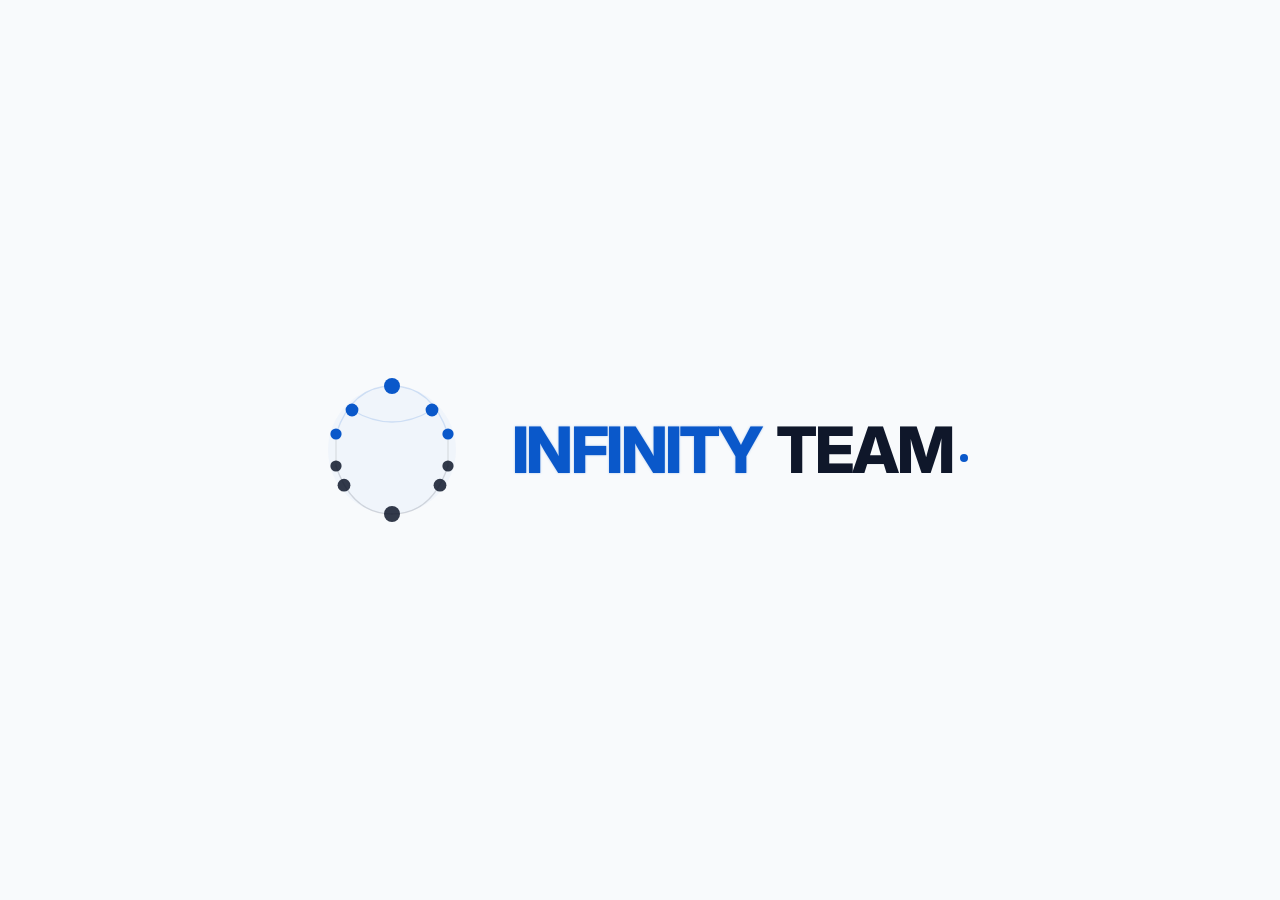
<file: animated-logo-text.html>
<!DOCTYPE html>
<html lang="en">
<head>
    <meta charset="UTF-8">
    <meta name="viewport" content="width=device-width, initial-scale=1.0">
    <title>Infinity Team | Modern Animated Logo</title>
    <link href="https://fonts.googleapis.com/css2?family=Inter:wght@800&display=swap" rel="stylesheet">
    <style>
        :root {
            --primary-blue: #0A58CA;
            --secondary-blue: #0084FF;
            --text-black: #0F172A;
            --bg-light: #F8FAFC;
        }
        body {
            margin: 0;
            padding: 0;
            display: flex;
            justify-content: center;
            align-items: center;
            min-height: 100vh;
            background-color: var(--bg-light);
            font-family: 'Inter', sans-serif;
            overflow: hidden;
        }
        .logo-container {
            display: flex;
            align-items: center;
            gap: 2.5rem;
            opacity: 1;
        }
        /* --- LEFT SIDE: Circular Network --- */
        .network-svg {
            width: 160px;
            height: 160px;
            overflow: visible;
        }
        .network-group {
            transform-origin: 50% 50%;
            animation: slowRotate 15s linear infinite;
        }
        @keyframes slowRotate {
            0% {
                transform: rotate(0deg);
            }
            100% {
                transform: rotate(360deg);
            }
        }
        .node {
            transition: all 0.5s ease;
        }
        .node.blue {
            fill: var(--primary-blue);
            animation: pulseGlow 2.5s ease-in-out infinite alternate;
        }
        @keyframes pulseGlow {
            0% {
                fill: var(--primary-blue);
                filter: drop-shadow(0 0 2px rgba(10, 88, 202, 0.4));
                opacity: 0.8;
                transform: scale(0.95);
            }
            100% {
                fill: var(--secondary-blue);
                filter: drop-shadow(0 0 12px rgba(0, 132, 255, 0.7));
                opacity: 1;
                transform: scale(1.05);
            }
        }
        .node.black {
            fill: var(--text-black);
            opacity: 0.85;
        }
        .connector {
            fill: none;
            stroke-width: 0.8;
            stroke-linecap: round;
            opacity: 0.15;
        }
        .connector.blue {
            stroke: var(--primary-blue);
        }
        .connector.black {
            stroke: var(--text-black);
        }
        /* --- RIGHT SIDE: Typography --- */
        .text-group {
            display: flex;
            flex-direction: row;
            align-items: center;
            opacity: 0;
            transform: translateY(25px);
            animation: fadeInSlide 1.2s cubic-bezier(0.16, 1, 0.3, 1) 0.4s forwards;
            position: relative;
        }
        @keyframes fadeInSlide {
            to {
                opacity: 1;
                transform: translateY(0);
            }
        }
        .brand-text {
            font-size: 4rem;
            font-weight: 800;
            letter-spacing: -0.04em;
            line-height: 0.9;
            margin: 0;
            white-space: nowrap;
            position: relative;
            display: flex;
        }
        /* Infinity Word - Blue to Black Blend */
        .infinity {
            background: linear-gradient(to right,
                    var(--primary-blue) 0%,
                    var(--primary-blue) 60%,
                    var(--text-black) 95%);
            background-size: 200% auto;
            -webkit-background-clip: text;
            -webkit-text-fill-color: transparent;
            padding-right: 0.15em;
            filter: drop-shadow(0 0 1px rgba(10, 88, 202, 0.3));
            animation: textGlow 3s ease-in-out infinite alternate;
        }
        @keyframes textGlow {
            0% {
                filter: drop-shadow(0 0 2px rgba(10, 88, 202, 0.2));
            }
            100% {
                filter: drop-shadow(0 0 10px rgba(0, 132, 255, 0.5));
            }
        }
        /* Team Word - Deep Black */
        .team {
            color: var(--text-black);
            margin-left: 0.1em;
        }
        /* Glossy Light Sweep Effect */
        .sweep-overlay {
            position: absolute;
            top: 0;
            left: 0;
            width: 100%;
            height: 100%;
            pointer-events: none;
            overflow: hidden;
            mix-blend-mode: screen;
        }
        .sweep-overlay::before {
            content: "";
            position: absolute;
            top: 0;
            left: -150%;
            width: 100%;
            height: 100%;
            background: linear-gradient(90deg,
                    transparent 0%,
                    rgba(255, 255, 255, 0) 40%,
                    rgba(255, 255, 255, 0.5) 50%,
                    rgba(255, 255, 255, 0) 60%,
                    transparent 100%);
            transform: skewX(-25deg);
            animation: shineSweep 5s ease-in-out infinite;
        }
        @keyframes shineSweep {
            0% {
                left: -150%;
            }
            30%,
            100% {
                left: 150%;
            }
        }
        /* Visual Accents */
        .accent-dot {
            width: 8px;
            height: 8px;
            background: var(--primary-blue);
            border-radius: 50%;
            margin-left: 0.5rem;
            margin-top: 1rem;
            animation: pulseGlow 1.5s infinite alternate;
        }
    </style>
</head>
<body>
    <div class="logo-container">
        <!-- Icon: Network Structure -->
        <svg class="network-svg" viewBox="0 0 100 100">
            <g class="network-group">
                <!-- Background Glow -->
                <circle cx="50" cy="50" r="40" fill="rgba(10, 88, 202, 0.03)" />
                <!-- Connections -->
                <!-- Top (Blue) -->
                <path d="M 50 10 Q 75 10, 85 40" class="connector blue" />
                <path d="M 50 10 Q 25 10, 15 40" class="connector blue" />
                <path d="M 25 25 Q 50 40, 75 25" class="connector blue" />
                <!-- Bottom (Black) -->
                <path d="M 15 60 Q 25 90, 50 90" class="connector black" />
                <path d="M 85 60 Q 75 90, 50 90" class="connector black" />
                <path d="M 15 40 L 15 60" class="connector" style="stroke: #555;" />
                <path d="M 85 40 L 85 60" class="connector" style="stroke: #555;" />
                <!-- Centers -->
                <path d="M 50 10 L 50 90" class="connector" style="opacity: 0.05;" />
                <path d="M 15 50 L 85 50" class="connector" style="opacity: 0.05;" />
                <!-- Top Nodes (Blue) -->
                <circle cx="50" cy="10" r="5" class="node blue" />
                <circle cx="25" cy="25" r="4" class="node blue" />
                <circle cx="75" cy="25" r="4" class="node blue" />
                <circle cx="15" cy="40" r="3.5" class="node blue" />
                <circle cx="85" cy="40" r="3.5" class="node blue" />
                <!-- Bottom Nodes (Black) -->
                <circle cx="50" cy="90" r="5" class="node black" />
                <circle cx="20" cy="72" r="4" class="node black" />
                <circle cx="80" cy="72" r="4" class="node black" />
                <circle cx="15" cy="60" r="3.5" class="node black" />
                <circle cx="85" cy="60" r="3.5" class="node black" />
            </g>
        </svg>
        <!-- Branding: Typography -->
        <div class="text-group">
            <h1 class="brand-text">
                <span class="infinity">INFINITY</span>
                <span class="team">TEAM</span>
                <div class="sweep-overlay"></div>
            </h1>
            <div class="accent-dot"></div>
        </div>
    </div>
</body>
</html>
</file>
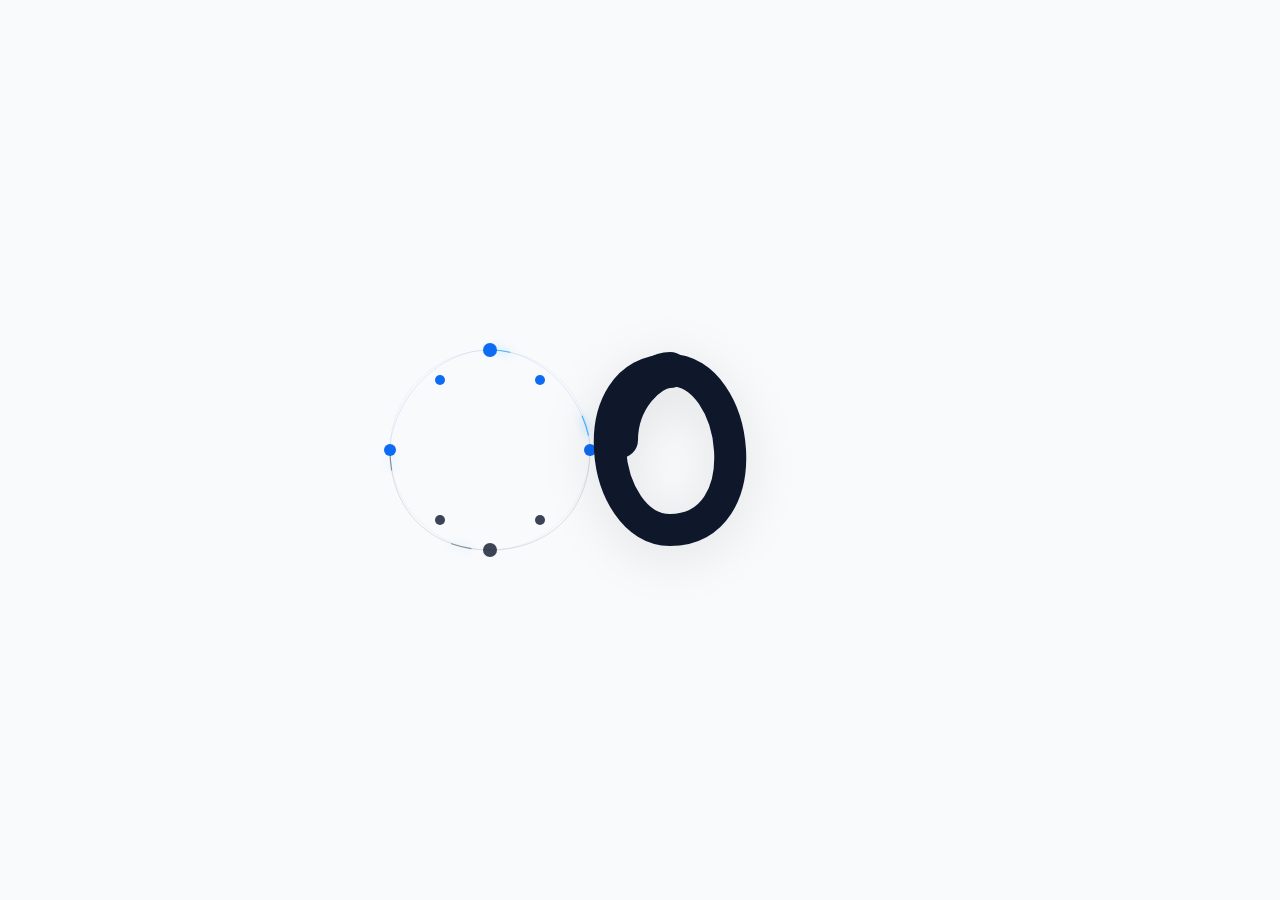
<file: animated-logo.html>
<!DOCTYPE html>
<html lang="en">
<head>
    <meta charset="UTF-8">
    <meta name="viewport" content="width=device-width, initial-scale=1.0">
    <title>Infinity Animated Logo</title>
    <style>
        :root {
            --primary-blue: hsl(215, 90%, 50%);
            --secondary-blue: hsl(205, 100%, 65%);
            --blue-glow: hsla(215, 90%, 50%, 0.4);
            --black: #0F172A;
            --white: #F8FAFC;
            --bg: #F8FAFC;
        }
        body {
            margin: 0;
            padding: 0;
            display: flex;
            justify-content: center;
            align-items: center;
            min-height: 100vh;
            background-color: var(--bg);
            overflow: hidden;
        }
        .logo-container {
            width: 600px;
            height: 300px;
            display: flex;
            align-items: center;
            justify-content: center;
            position: relative;
        }
        .logo-svg {
            width: 100%;
            height: 100%;
            overflow: visible;
        }
        /* --- LEFT: Network --- */
        .network-group {
            transform-origin: 150px 150px;
            animation: slowRotate 8s linear infinite;
        }
        @keyframes slowRotate {
            from {
                transform: rotate(0deg);
            }
            to {
                transform: rotate(360deg);
            }
        }
        .con-line {
            fill: none;
            stroke-width: 0.8;
            stroke-linecap: round;
            opacity: 0.15;
        }
        .con-line.blue {
            stroke: var(--primary-blue);
        }
        .con-line.black {
            stroke: var(--black);
        }
        .data-trail {
            fill: none;
            stroke: var(--secondary-blue);
            stroke-width: 1.2;
            stroke-linecap: round;
            stroke-dasharray: 20, 100;
            stroke-dashoffset: 0;
            animation: flow 3s linear infinite;
            filter: drop-shadow(0 0 4px var(--secondary-blue));
        }
        @keyframes flow {
            from {
                stroke-dashoffset: 120;
            }
            to {
                stroke-dashoffset: 0;
            }
        }
        .node {
            transition: fill 0.5s ease;
        }
        .node.blue {
            fill: var(--primary-blue);
            animation: pulseBlue 2s ease-in-out infinite alternate;
        }
        @keyframes pulseBlue {
            0% {
                fill: var(--primary-blue);
                filter: drop-shadow(0 0 2px var(--blue-glow));
                transform: scale(0.95);
                opacity: 0.7;
            }
            100% {
                fill: var(--secondary-blue);
                filter: drop-shadow(0 0 12px var(--secondary-blue));
                transform: scale(1.05);
                opacity: 1;
            }
        }
        .node.black {
            fill: var(--black);
            opacity: 0.8;
        }
        /* --- RIGHT: Infinity Shape --- */
        .infinity-shape {
            opacity: 0;
            transform: scale(0.8) translateX(50px);
            animation: revealRight 1.5s cubic-bezier(0.16, 1, 0.3, 1) 0.5s forwards;
            filter: drop-shadow(0 10px 25px rgba(0, 0, 0, 0.1));
        }
        @keyframes revealRight {
            to {
                opacity: 1;
                transform: scale(1) translateX(0);
            }
        }
        .loop-path {
            fill: none;
            stroke: var(--black);
            stroke-width: 32;
            stroke-linecap: round;
            stroke-linejoin: round;
        }
    </style>
</head>
<body>
    <div class="logo-container">
        <svg class="logo-svg" viewBox="0 0 600 300" xmlns="http://www.w3.org/2000/svg">
            <!-- Left Network -->
            <g class="network-group">
                <circle cx="150" cy="150" r="100" class="con-line" style="opacity: 0.05; stroke: var(--black);" />
                <path d="M 150 50 C 210 50, 250 110, 250 150" class="con-line blue" />
                <path d="M 150 50 C 90 50, 50 110, 50 150" class="con-line blue" />
                <path d="M 50 150 C 50 210, 90 250, 150 250" class="con-line black" />
                <path d="M 250 150 C 250 210, 210 250, 150 250" class="con-line black" />
                <!-- Flow -->
                <path d="M 150 50 C 210 50, 250 110, 250 150" class="data-trail" />
                <path d="M 50 150 C 50 210, 90 250, 150 250" class="data-trail"
                    style="animation-delay: -1.5s; stroke: var(--black); opacity: 0.4;" />
                <!-- Nodes -->
                <circle cx="150" cy="50" r="7" class="node blue" />
                <circle cx="100" cy="80" r="5" class="node blue" />
                <circle cx="200" cy="80" r="5" class="node blue" />
                <circle cx="50" cy="150" r="6" class="node blue" />
                <circle cx="250" cy="150" r="6" class="node blue" />
                <circle cx="150" cy="250" r="7" class="node black" />
                <circle cx="100" cy="220" r="5" class="node black" />
                <circle cx="200" cy="220" r="5" class="node black" />
            </g>
            <!-- Right Infinity/O -->
            <g class="infinity-shape" transform="translate(100, 0)">
                <path d="M 330 70 
                         C 400 70, 420 230, 330 230
                         C 260 230, 240 70, 330 70" class="loop-path" />
                <path d="M 330 70 
                         C 310 70, 280 100, 280 140" class="loop-path" style="stroke-width: 36;" />
                <circle cx="280" cy="140" r="6" fill="var(--black)" />
            </g>
        </svg>
    </div>
</body>
</html>
</file>
